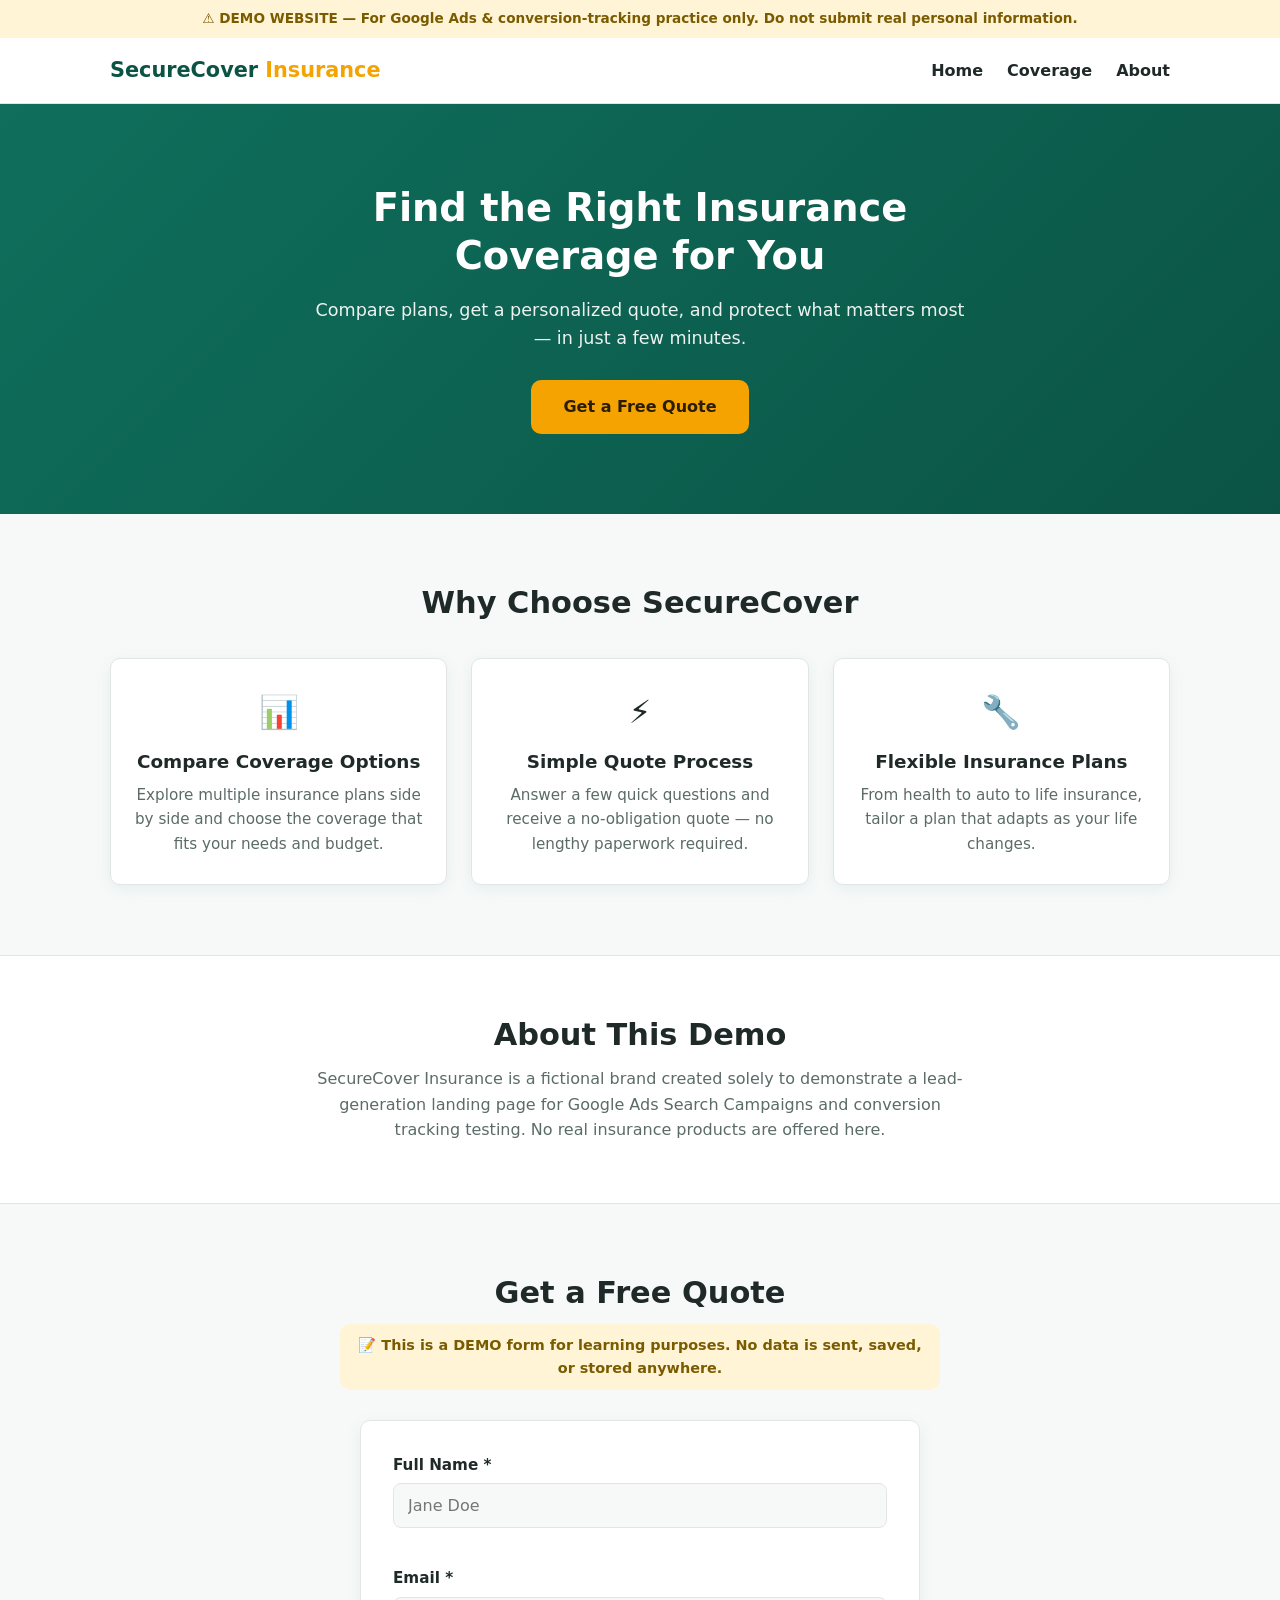
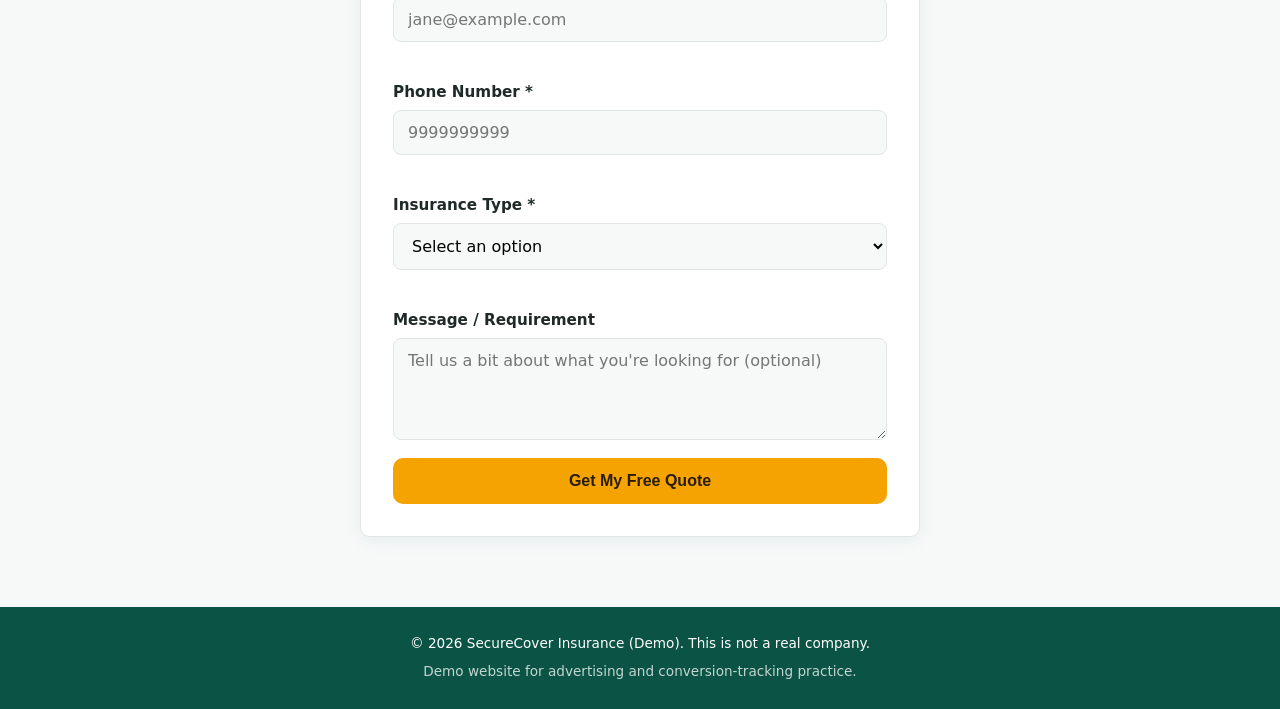
<file: index.html>
<!DOCTYPE html>
<html lang="en">
<head>
<meta charset="UTF-8">
<meta name="viewport" content="width=device-width, initial-scale=1.0">
<title>SecureCover Insurance (Demo)</title>
<meta name="description" content="Demo insurance lead-generation landing page for Google Ads testing purposes only.">
<link rel="stylesheet" href="style.css">
<!-- Google tag (gtag.js) -->
<script async src="https://www.googletagmanager.com/gtag/js?id=AW-18374532639"></script>
<script>
  window.dataLayer = window.dataLayer || [];
  function gtag(){dataLayer.push(arguments);}
  gtag('js', new Date());

  gtag('config', 'AW-18374532639');
</script>
<!-- ============================================================
     GOOGLE TAG MANAGER (HEAD SNIPPET) WILL GO HERE
     Paste the GTM <script> snippet from tagmanager.google.com
     right below this comment, before </head>.
============================================================ -->
<!-- GOOGLE ADS TAG WILL GO HERE -->

</head>
<body>

<!-- ============================================================
     GOOGLE TAG MANAGER (NOSCRIPT / BODY SNIPPET) WILL GO HERE
     Paste the <noscript> GTM snippet immediately after <body>.
============================================================ -->

<div class="demo-banner">
  ⚠️ DEMO WEBSITE — For Google Ads &amp; conversion-tracking practice only. Do not submit real personal information.
</div>

<header class="site-header">
  <div class="container header-inner">
    <div class="logo">SecureCover <span>Insurance</span></div>
    <nav class="main-nav">
      <a href="index.html">Home</a>
      <a href="#coverage">Coverage</a>
      <a href="#about">About</a>
    </nav>
  </div>
</header>

<section class="hero">
  <div class="container hero-inner">
    <h1>Find the Right Insurance Coverage for You</h1>
    <p>Compare plans, get a personalized quote, and protect what matters most — in just a few minutes.</p>
    <a href="#quote-form" class="btn btn-primary">Get a Free Quote</a>
  </div>
</section>

<section id="coverage" class="benefits">
  <div class="container">
    <h2>Why Choose SecureCover</h2>
    <div class="benefits-grid">
      <div class="benefit-card">
        <div class="icon">📊</div>
        <h3>Compare Coverage Options</h3>
        <p>Explore multiple insurance plans side by side and choose the coverage that fits your needs and budget.</p>
      </div>
      <div class="benefit-card">
        <div class="icon">⚡</div>
        <h3>Simple Quote Process</h3>
        <p>Answer a few quick questions and receive a no-obligation quote — no lengthy paperwork required.</p>
      </div>
      <div class="benefit-card">
        <div class="icon">🔧</div>
        <h3>Flexible Insurance Plans</h3>
        <p>From health to auto to life insurance, tailor a plan that adapts as your life changes.</p>
      </div>
    </div>
  </div>
</section>

<section id="about" class="about">
  <div class="container">
    <h2>About This Demo</h2>
    <p>SecureCover Insurance is a fictional brand created solely to demonstrate a lead-generation landing page for Google Ads Search Campaigns and conversion tracking testing. No real insurance products are offered here.</p>
  </div>
</section>

<section id="quote-form" class="quote-section">
  <div class="container">
    <h2>Get a Free Quote</h2>
    <p class="form-demo-label">📝 This is a DEMO form for learning purposes. No data is sent, saved, or stored anywhere.</p>

    <form id="leadForm" novalidate>
      <div class="form-row">
        <label for="fullName">Full Name *</label>
        <input type="text" id="fullName" name="fullName" placeholder="Jane Doe" required>
        <span class="error-message" id="err-fullName"></span>
      </div>

      <div class="form-row">
        <label for="email">Email *</label>
        <input type="email" id="email" name="email" placeholder="jane@example.com" required>
        <span class="error-message" id="err-email"></span>
      </div>

      <div class="form-row">
        <label for="phone">Phone Number *</label>
        <input type="tel" id="phone" name="phone" placeholder="9999999999" required>
        <span class="error-message" id="err-phone"></span>
      </div>

      <div class="form-row">
        <label for="insuranceType">Insurance Type *</label>
        <select id="insuranceType" name="insuranceType" required>
          <option value="">Select an option</option>
          <option value="health">Health Insurance</option>
          <option value="auto">Auto Insurance</option>
          <option value="life">Life Insurance</option>
          <option value="home">Home Insurance</option>
          <option value="travel">Travel Insurance</option>
        </select>
        <span class="error-message" id="err-insuranceType"></span>
      </div>

      <div class="form-row">
        <label for="message">Message / Requirement</label>
        <textarea id="message" name="message" rows="4" placeholder="Tell us a bit about what you're looking for (optional)"></textarea>
      </div>

      <button type="submit" class="btn btn-primary btn-full">Get My Free Quote</button>
    </form>
  </div>
</section>

<footer class="site-footer">
  <div class="container">
    <p>&copy; 2026 SecureCover Insurance (Demo). This is not a real company.</p>
    <p class="footer-note">Demo website for advertising and conversion-tracking practice.</p>
  </div>
</footer>

<script src="script.js"></script>
</body>
</html>
</file>
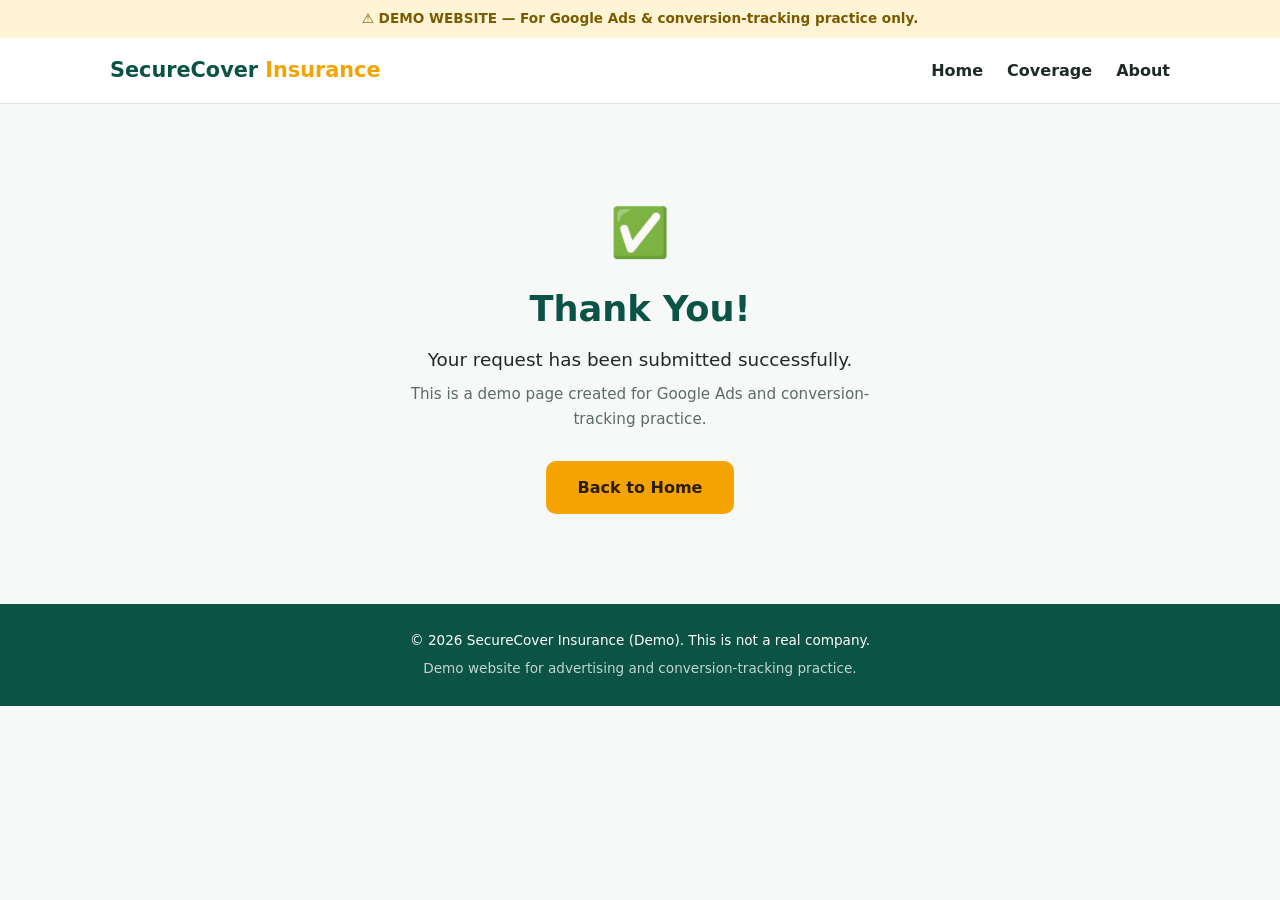
<file: thank-you.html>
<!DOCTYPE html>
<html lang="en">
<head>
<meta charset="UTF-8">
<meta name="viewport" content="width=device-width, initial-scale=1.0">
<title>Thank You | SecureCover Insurance (Demo)</title>
<meta name="robots" content="noindex, nofollow">
<link rel="stylesheet" href="style.css">
<!-- Google tag (gtag.js) -->
<script async src="https://www.googletagmanager.com/gtag/js?id=AW-18374532639"></script>
<script>
  window.dataLayer = window.dataLayer || [];
  function gtag(){dataLayer.push(arguments);}
  gtag('js', new Date());

  gtag('config', 'AW-18374532639');
</script>
<!-- ============================================================
     GOOGLE TAG MANAGER (HEAD SNIPPET) WILL GO HERE
     (Same GTM snippet as index.html, if you're using GTM.)
============================================================ -->
<!-- GOOGLE ADS TAG WILL GO HERE -->

</head>
<body>

<!-- ============================================================
     GOOGLE TAG MANAGER (NOSCRIPT / BODY SNIPPET) WILL GO HERE
============================================================ -->

<div class="demo-banner">
  ⚠️ DEMO WEBSITE — For Google Ads &amp; conversion-tracking practice only.
</div>

<header class="site-header">
  <div class="container header-inner">
    <div class="logo">SecureCover <span>Insurance</span></div>
    <nav class="main-nav">
      <a href="index.html">Home</a>
      <a href="index.html#coverage">Coverage</a>
      <a href="index.html#about">About</a>
    </nav>
  </div>
</header>

<section class="thank-you">
  <div class="container thank-you-inner">
    <div class="checkmark">✅</div>
    <h1>Thank You!</h1>
    <p class="thank-you-main">Your request has been submitted successfully.</p>
    <p class="thank-you-sub">This is a demo page created for Google Ads and conversion-tracking practice.</p>

    <!-- ============================================================
         GOOGLE ADS CONVERSION EVENT WILL GO HERE
         This is the ideal place to fire your "Lead" conversion event,
         since this page only loads after a successful form submission.

         Example (fill in your own values, do not invent an ID):

         <script>
           gtag('event', 'conversion', {
             'send_to': 'AW-CONVERSION_ID/CONVERSION_LABEL'
           });
         </script>
    ============================================================ -->

    <a href="index.html" class="btn btn-primary">Back to Home</a>
  </div>
</section>

<footer class="site-footer">
  <div class="container">
    <p>&copy; 2026 SecureCover Insurance (Demo). This is not a real company.</p>
    <p class="footer-note">Demo website for advertising and conversion-tracking practice.</p>
  </div>
</footer>

<script src="script.js"></script>
</body>
</html>
</file>
<file: style.css>
/* ============================================================
   SecureCover Insurance (Demo) — Stylesheet
   ============================================================ */

:root {
  --color-primary: #0f6f5c;
  --color-primary-dark: #0b5445;
  --color-accent: #f4a300;
  --color-bg: #f7f9f9;
  --color-white: #ffffff;
  --color-text: #1f2a28;
  --color-muted: #5b6b68;
  --color-border: #e1e6e5;
  --radius: 10px;
  --shadow: 0 4px 16px rgba(15, 111, 92, 0.08);
  --max-width: 1100px;
  --font-main: 'Segoe UI', system-ui, -apple-system, Roboto, Helvetica, Arial, sans-serif;
}

* { box-sizing: border-box; margin: 0; padding: 0; }

body {
  font-family: var(--font-main);
  color: var(--color-text);
  background: var(--color-bg);
  line-height: 1.6;
}

.container {
  max-width: var(--max-width);
  margin: 0 auto;
  padding: 0 20px;
}

a { text-decoration: none; color: inherit; }
ul { list-style: none; }

h1, h2, h3 { line-height: 1.25; font-weight: 700; }
h2 { font-size: 1.9rem; margin-bottom: 12px; text-align: center; }

/* Demo banner */
.demo-banner {
  background: #fff4d6;
  color: #7a5b00;
  text-align: center;
  font-size: 0.85rem;
  padding: 8px 16px;
  font-weight: 600;
}

/* Header */
.site-header {
  background: var(--color-white);
  border-bottom: 1px solid var(--color-border);
  position: sticky;
  top: 0;
  z-index: 10;
}

.header-inner {
  display: flex;
  align-items: center;
  justify-content: space-between;
  padding: 16px 20px;
}

.logo {
  font-size: 1.3rem;
  font-weight: 800;
  color: var(--color-primary-dark);
}
.logo span { color: var(--color-accent); }

.main-nav { display: flex; gap: 24px; }
.main-nav a {
  font-weight: 600;
  color: var(--color-text);
  transition: color 0.2s;
}
.main-nav a:hover { color: var(--color-primary); }

/* Hero */
.hero {
  background: linear-gradient(135deg, var(--color-primary) 0%, var(--color-primary-dark) 100%);
  color: var(--color-white);
  padding: 80px 20px;
  text-align: center;
}

.hero-inner { max-width: 700px; margin: 0 auto; }

.hero h1 {
  font-size: 2.4rem;
  margin-bottom: 16px;
}

.hero p {
  font-size: 1.1rem;
  margin-bottom: 28px;
  opacity: 0.92;
}

/* Buttons */
.btn {
  display: inline-block;
  padding: 14px 32px;
  border-radius: var(--radius);
  font-weight: 700;
  font-size: 1rem;
  cursor: pointer;
  border: none;
  transition: transform 0.15s ease, box-shadow 0.15s ease;
}

.btn-primary {
  background: var(--color-accent);
  color: #2b1d00;
}

.btn-primary:hover {
  transform: translateY(-2px);
  box-shadow: 0 6px 18px rgba(244, 163, 0, 0.35);
}

.btn-full { width: 100%; }

/* Benefits */
.benefits { padding: 70px 20px; }

.benefits-grid {
  display: grid;
  grid-template-columns: repeat(auto-fit, minmax(240px, 1fr));
  gap: 24px;
  margin-top: 36px;
}

.benefit-card {
  background: var(--color-white);
  border-radius: var(--radius);
  padding: 28px 22px;
  box-shadow: var(--shadow);
  text-align: center;
  border: 1px solid var(--color-border);
}

.benefit-card .icon { font-size: 2rem; margin-bottom: 12px; }
.benefit-card h3 { margin-bottom: 10px; font-size: 1.15rem; }
.benefit-card p { color: var(--color-muted); font-size: 0.95rem; }

/* About */
.about {
  background: var(--color-white);
  padding: 60px 20px;
  border-top: 1px solid var(--color-border);
  border-bottom: 1px solid var(--color-border);
}
.about .container { max-width: 700px; text-align: center; }
.about p { color: var(--color-muted); }

/* Quote form */
.quote-section { padding: 70px 20px; }

.form-demo-label {
  text-align: center;
  background: #fff4d6;
  color: #7a5b00;
  font-weight: 600;
  padding: 10px 16px;
  border-radius: var(--radius);
  max-width: 600px;
  margin: 0 auto 30px auto;
  font-size: 0.9rem;
}

#leadForm {
  max-width: 560px;
  margin: 0 auto;
  background: var(--color-white);
  padding: 32px;
  border-radius: var(--radius);
  box-shadow: var(--shadow);
  border: 1px solid var(--color-border);
}

.form-row { margin-bottom: 18px; display: flex; flex-direction: column; }

.form-row label {
  font-weight: 600;
  margin-bottom: 6px;
  font-size: 0.95rem;
}

.form-row input,
.form-row select,
.form-row textarea {
  padding: 12px 14px;
  border: 1px solid var(--color-border);
  border-radius: 8px;
  font-size: 1rem;
  font-family: inherit;
  background: var(--color-bg);
}

.form-row input:focus,
.form-row select:focus,
.form-row textarea:focus {
  outline: none;
  border-color: var(--color-primary);
}

.error-message {
  color: #c0392b;
  font-size: 0.82rem;
  margin-top: 4px;
  min-height: 16px;
}

/* Thank-you page */
.thank-you { padding: 90px 20px; text-align: center; }
.thank-you-inner { max-width: 500px; margin: 0 auto; }
.checkmark { font-size: 3rem; margin-bottom: 16px; }
.thank-you h1 { font-size: 2.2rem; margin-bottom: 14px; color: var(--color-primary-dark); }
.thank-you-main { font-size: 1.15rem; margin-bottom: 8px; }
.thank-you-sub { color: var(--color-muted); margin-bottom: 30px; font-size: 0.95rem; }

/* Footer */
.site-footer {
  background: var(--color-primary-dark);
  color: var(--color-white);
  text-align: center;
  padding: 26px 20px;
  font-size: 0.85rem;
}
.footer-note { opacity: 0.75; margin-top: 6px; }

/* Responsive */
@media (max-width: 600px) {
  .hero h1 { font-size: 1.8rem; }
  .header-inner { flex-direction: column; gap: 10px; }
  .main-nav { gap: 16px; }
  h2 { font-size: 1.5rem; }
}
</file>
